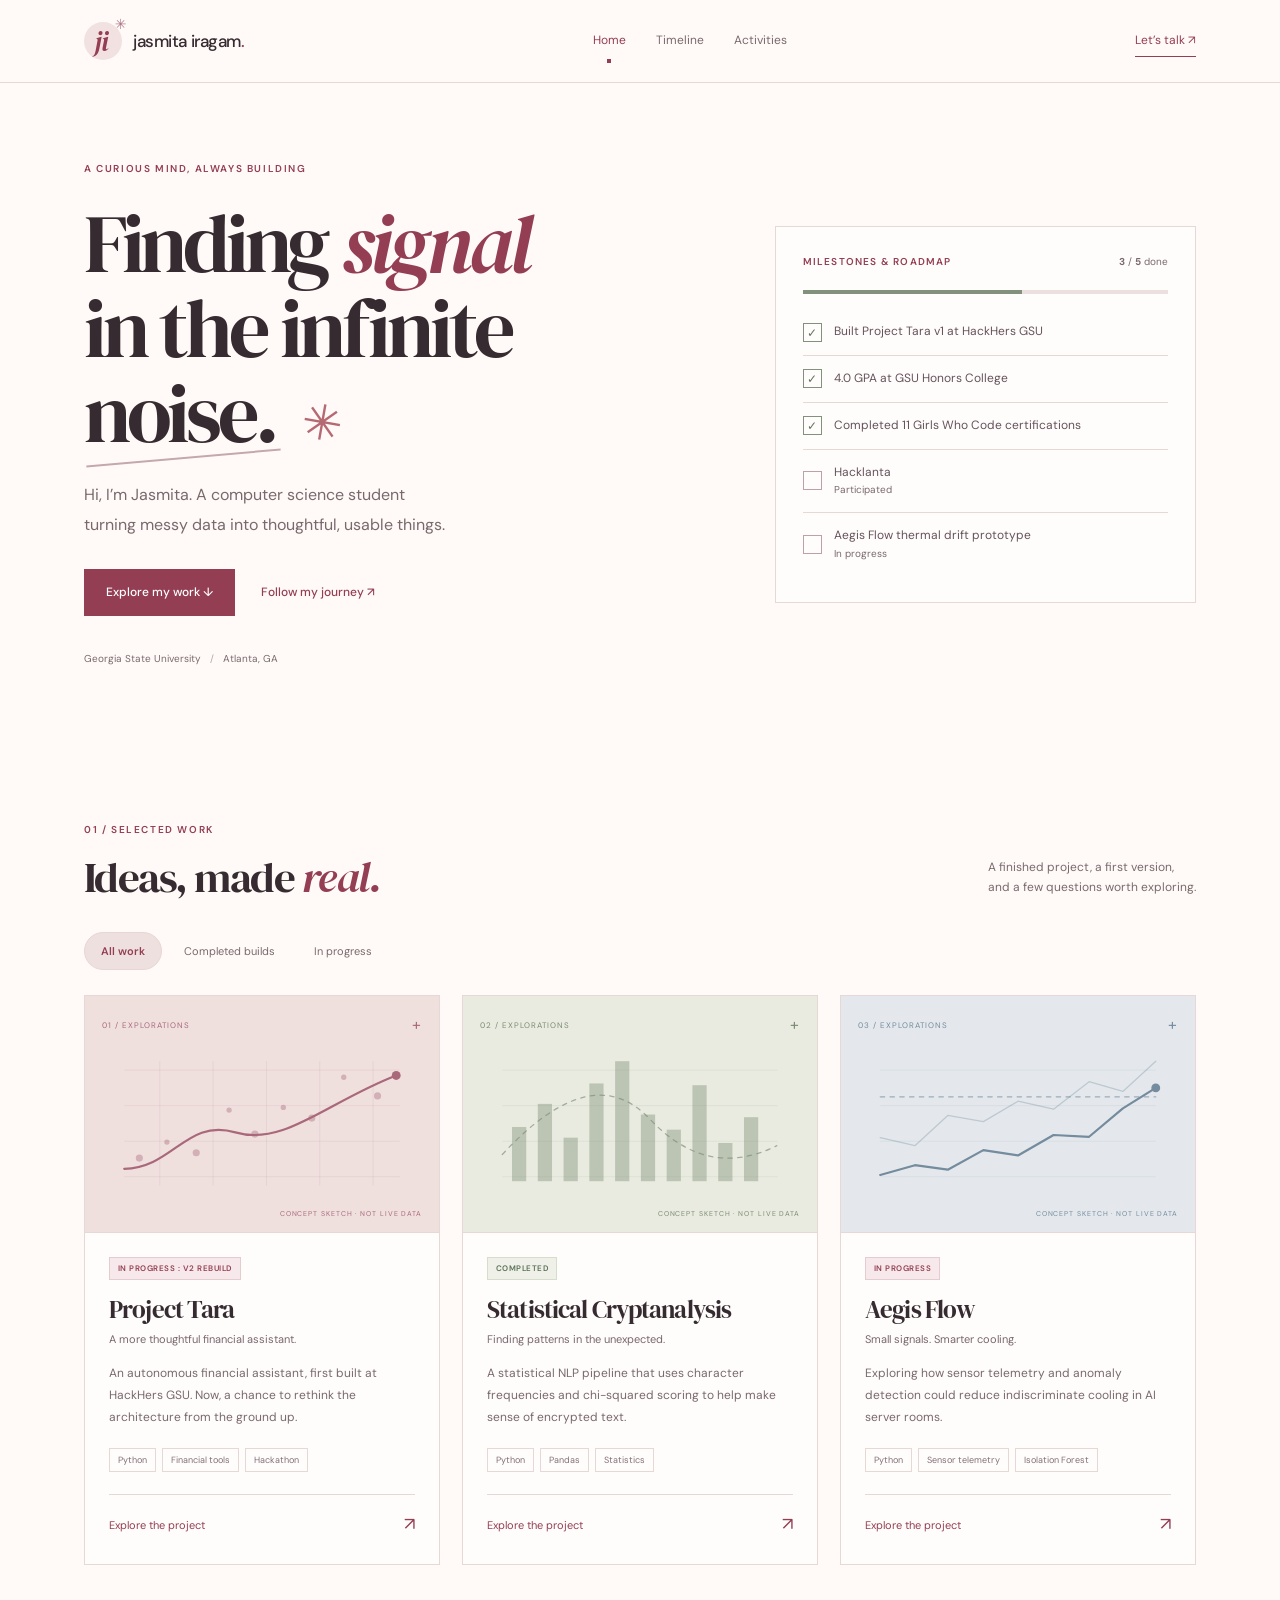
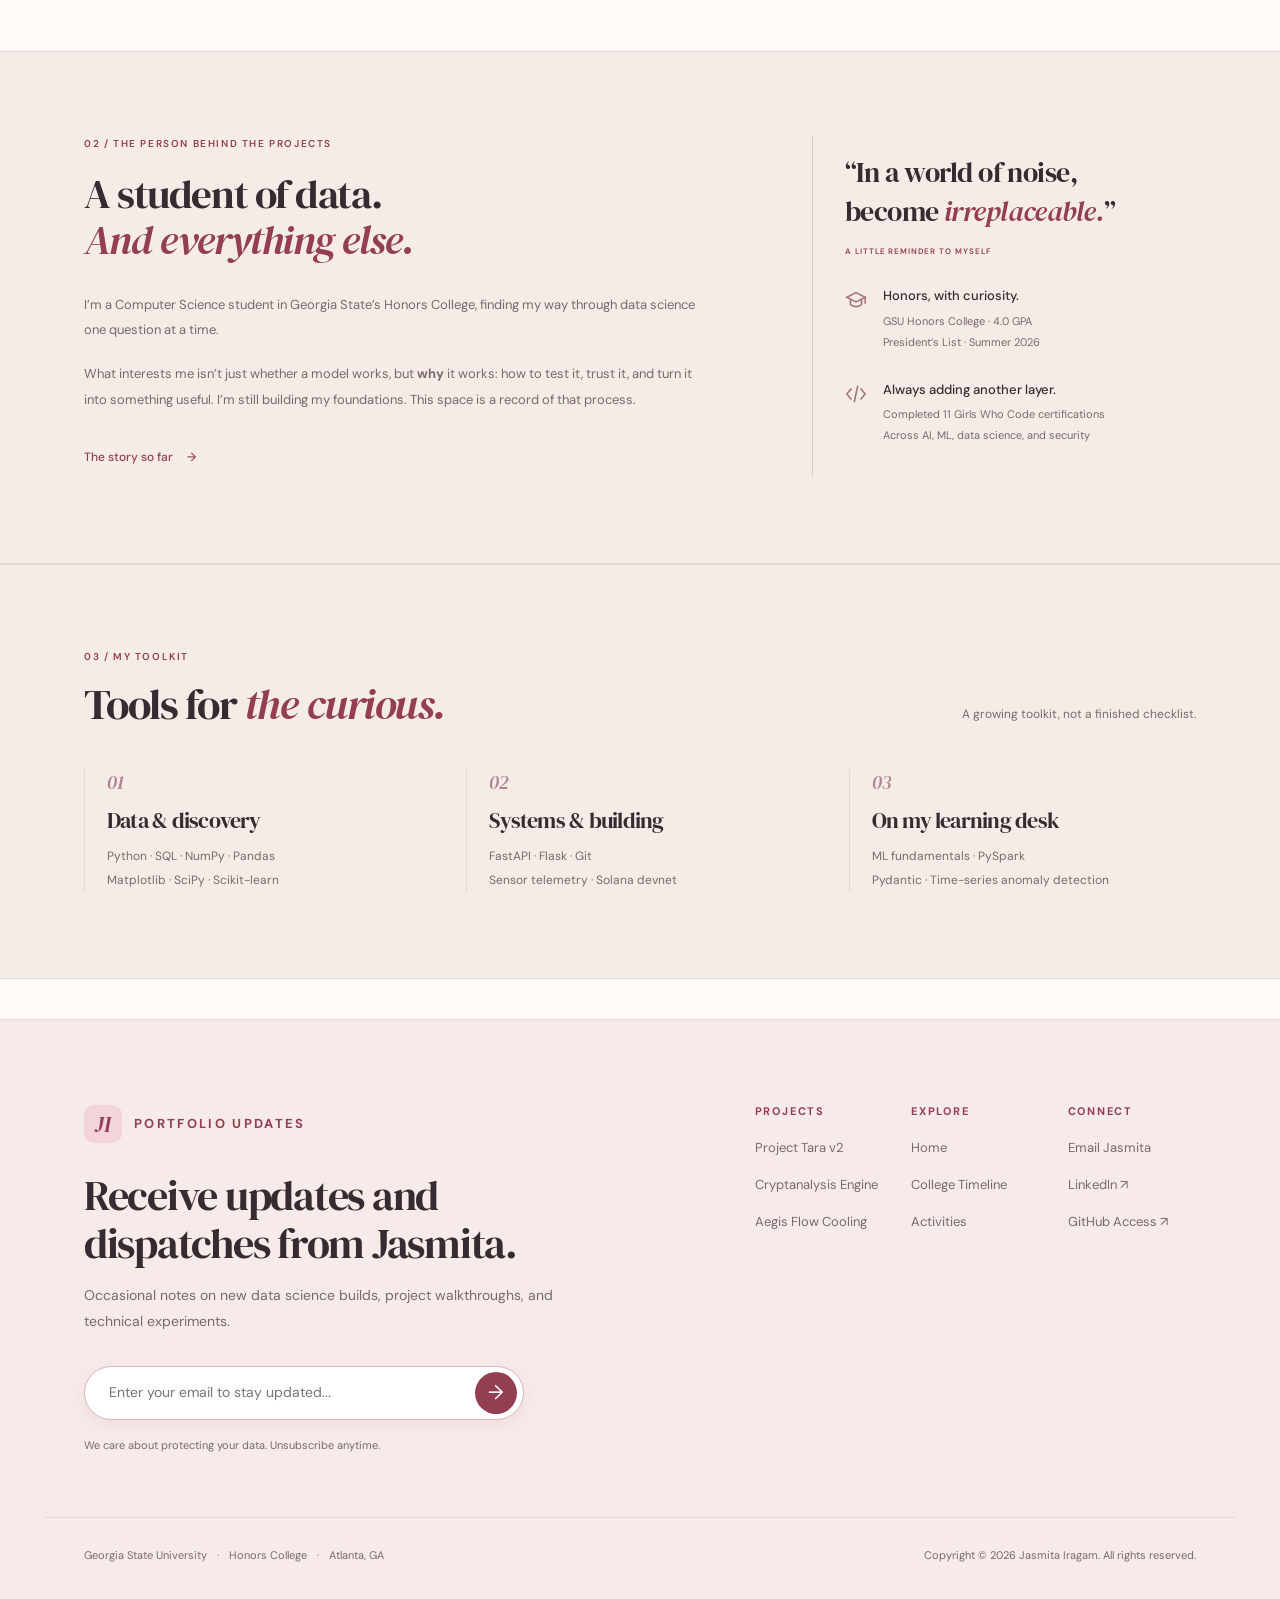
<file: index.html>
<!DOCTYPE html>
<html lang="en">
<head>
  <meta charset="utf-8">
  <meta name="viewport" content="width=device-width, initial-scale=1">
  <title>Jasmita Iragam | Data Science Portfolio</title>
  <meta name="description" content="Jasmita Iragam: Georgia State Honors College computer science student exploring data science, thoughtful tools, and the patterns behind them.">
  <meta name="theme-color" content="#fffaf7">
  <link rel="icon" href="data:image/svg+xml,%3Csvg xmlns='http://www.w3.org/2000/svg' viewBox='0 0 100 100'%3E%3Crect width='100' height='100' fill='%23fde8ec'/%3E%3Ctext x='50' y='68' font-size='52' font-family='serif' text-anchor='middle' fill='%23943e54'%3EJI%3C/text%3E%3C/svg%3E">
  <link rel="preconnect" href="https://fonts.googleapis.com">
  <link rel="preconnect" href="https://fonts.gstatic.com" crossorigin>
  <link href="https://fonts.googleapis.com/css2?family=DM+Sans:ital,wght@0,400;0,500;0,600;0,700;1,400&family=DM+Serif+Display:ital@0;1&display=swap" rel="stylesheet">
  <link rel="stylesheet" href="style.css?v=8">
  <script src="script.js?v=6" defer></script>
</head>
<body id="top">
  <a class="skip-link" href="#main">Skip to main content</a>
  
  <!-- Navigation -->
  <nav class="site-nav" aria-label="Main navigation">
    <div class="wrap nav-wrap">
      <a class="brand" href="index.html" aria-label="Jasmita Iragam home">
        <span class="brand-mark" aria-hidden="true">ji<span class="brand-star">✳</span></span>
        <span>jasmita iragam<span class="brand-dot">.</span></span>
      </a>
      <button class="nav-toggle" type="button" aria-expanded="false" aria-controls="nav-links" hidden>Menu ☰</button>
      <ul class="nav-links" id="nav-links">
        <li><a href="index.html" aria-current="page">Home</a></li>
        <li><a href="portfolio.html">Timeline</a></li>
        <li><a href="tools.html">Activities</a></li>
      </ul>
      <a class="nav-contact" href="mailto:jasmita.i1109@gmail.com" data-contact="connect">Let’s talk ↗</a>
    </div>
    <div class="progress" id="progress" aria-hidden="true"></div>
  </nav>

  <main id="main" tabindex="-1">
    <!-- Hero Section -->
    <header class="hero wrap">
      <div class="hero-copy">
        <span class="eyebrow">A curious mind, always building</span>
        <h1>Finding <em>signal</em><br>in the infinite<br><span class="noise-word">noise.</span><span class="hero-star" aria-hidden="true">✳</span></h1>
        <p class="lead">Hi, I’m Jasmita. A computer science student turning messy data into thoughtful, usable things.</p>
        <div class="cta">
          <a class="btn fill" href="#projects">Explore my work ↓</a>
          <a class="text-link" href="portfolio.html">Follow my journey ↗</a>
        </div>
        <p class="location">Georgia State University <span>/</span> Atlanta, GA</p>
      </div>

      <!-- Roadmap Checklist Card -->
      <aside class="check-card" aria-labelledby="roadmap-title">
        <div class="card-heading">
          <h2 id="roadmap-title">Milestones &amp; roadmap</h2>
          <span class="counter"><b id="done">3</b> / <b id="total">5</b> done</span>
        </div>
        <div class="meter" role="progressbar" aria-label="Milestones completed" aria-valuemin="0" aria-valuemax="5" aria-valuenow="3">
          <span id="meter-fill"></span>
        </div>
        <ul class="checklist" id="checklist">
          <li class="done"><span class="box" aria-hidden="true">✓</span><span>Built Project Tara v1 at HackHers GSU</span></li>
          <li class="done"><span class="box" aria-hidden="true">✓</span><span>4.0 GPA at GSU Honors College</span></li>
          <li class="done"><span class="box" aria-hidden="true">✓</span><span>Completed 11 Girls Who Code certifications</span></li>
          <li><span class="box" aria-hidden="true"></span><span>Hacklanta <small>Participated</small></span></li>
          <li><span class="box" aria-hidden="true"></span><span>Aegis Flow thermal drift prototype <small>In progress</small></span></li>
        </ul>
      </aside>
    </header>

    <!-- Selected Projects Section -->
    <section class="section wrap" id="projects" aria-labelledby="projects-title">
      <div class="section-heading">
        <div>
          <span class="sec-num">01 / Selected work</span>
          <h2 id="projects-title">Ideas, made <em>real.</em></h2>
        </div>
        <p>A finished project, a first version,<br>and a few questions worth exploring.</p>
      </div>

      <div class="project-toolbar">
        <div class="filters" role="group" aria-label="Filter projects">
          <button type="button" class="on" data-filter="all" aria-pressed="true">All work</button>
          <button type="button" data-filter="done" aria-pressed="false">Completed builds</button>
          <button type="button" data-filter="wip" aria-pressed="false">In progress</button>
        </div>
      </div>

      <div class="proj-grid">
        <!-- 1. Tara (In Progress) -->
        <article class="proj" data-status="wip">
          <div class="project-art art-tara">
            <div class="art-top"><span>01 / Explorations</span><span aria-hidden="true">+</span></div>
            <svg viewBox="0 0 360 190" role="img" aria-label="Illustrative signal emerging from scattered data">
              <path class="chart-grid" d="M25 35H335M25 75H335M25 115H335M25 155H335M65 25V165M125 25V165M185 25V165M245 25V165M305 25V165"/>
              <g class="chart-dots"><circle cx="42" cy="134" r="4"/><circle cx="73" cy="116" r="3"/><circle cx="106" cy="128" r="4"/><circle cx="143" cy="80" r="3"/><circle cx="172" cy="107" r="4"/><circle cx="204" cy="77" r="3"/><circle cx="236" cy="89" r="4"/><circle cx="272" cy="43" r="3"/><circle cx="310" cy="64" r="4"/></g>
              <path class="chart-line" d="M25 146C80 145 95 89 150 105S253 71 331 41"/><circle cx="331" cy="41" r="5" fill="currentColor"/>
            </svg>
            <span class="art-caption">Concept sketch · Not live data</span>
          </div>
          <div class="project-body">
            <span class="status">In progress : v2 Rebuild</span>
            <h3>Project Tara</h3>
            <p class="project-subtitle">A more thoughtful financial assistant.</p>
            <p>An autonomous financial assistant, first built at HackHers GSU. Now, a chance to rethink the architecture from the ground up.</p>
            <ul class="tags"><li>Python</li><li>Financial tools</li><li>Hackathon</li></ul>
            <details class="project-details">
              <summary>Explore the project <span aria-hidden="true">↗</span></summary>
              <div>
                <p>Version 1 was built at HackHers GSU. The planned v2 rebuild explores a modular FastAPI and Pydantic architecture, LLM failover, voice synthesis, and Solana devnet DCA.</p>
                <a class="text-link js-open-code-modal" href="#" data-project="Project Tara v2">Request a walkthrough ↗</a>
              </div>
            </details>
          </div>
        </article>

        <!-- 2. Cryptanalysis (Completed) -->
        <article class="proj" data-status="done">
          <div class="project-art art-crypto">
            <div class="art-top"><span>02 / Explorations</span><span aria-hidden="true">+</span></div>
            <svg viewBox="0 0 360 190" role="img" aria-label="Illustrative character-frequency bars">
              <path class="chart-grid" d="M25 35H335M25 75H335M25 115H335M25 155H335"/>
              <g class="chart-bars"><rect x="36" y="99" width="16" height="61"/><rect x="65" y="73" width="16" height="87"/><rect x="94" y="111" width="16" height="49"/><rect x="123" y="50" width="16" height="110"/><rect x="152" y="25" width="16" height="135"/><rect x="181" y="85" width="16" height="75"/><rect x="210" y="102" width="16" height="58"/><rect x="239" y="52" width="16" height="108"/><rect x="268" y="117" width="16" height="43"/><rect x="297" y="88" width="16" height="72"/></g>
              <path class="chart-line dashed" d="M25 130Q126 21 191 90T334 120"/>
            </svg>
            <span class="art-caption">Concept sketch · Not live data</span>
          </div>
          <div class="project-body">
            <span class="status complete">Completed</span>
            <h3>Statistical Cryptanalysis</h3>
            <p class="project-subtitle">Finding patterns in the unexpected.</p>
            <p>A statistical NLP pipeline that uses character frequencies and chi-squared scoring to help make sense of encrypted text.</p>
            <ul class="tags"><li>Python</li><li>Pandas</li><li>Statistics</li></ul>
            <details class="project-details">
              <summary>Explore the project <span aria-hidden="true">↗</span></summary>
              <div>
                <p>Completed as a Girls Who Code project. Includes single-pass O(N) frequency analysis across 95 ASCII characters, vectorized Pandas operations, and chi-squared goodness-of-fit scoring against standard corpora.</p>
                <a class="text-link js-open-code-modal" href="#" data-project="Statistical Cryptanalysis">Request a walkthrough ↗</a>
              </div>
            </details>
          </div>
        </article>

        <!-- 3. Aegis Flow (In Progress) -->
        <article class="proj" data-status="wip">
          <div class="project-art art-aegis">
            <div class="art-top"><span>03 / Explorations</span><span aria-hidden="true">+</span></div>
            <svg viewBox="0 0 360 190" role="img" aria-label="Illustrative temperature telemetry and threshold">
              <path class="chart-grid" d="M25 35H335M25 75H335M25 115H335M25 155H335"/>
              <path class="chart-line dashed" d="M25 65H335"/><path class="chart-line faint" d="M25 111L64 120L101 86L141 93L180 70L220 79L260 48L298 59L335 25"/>
              <path class="chart-line" d="M25 153L64 142L101 147L141 125L180 131L220 108L260 110L298 78L335 55"/><circle cx="335" cy="55" r="5" fill="currentColor"/>
            </svg>
            <span class="art-caption">Concept sketch · Not live data</span>
          </div>
          <div class="project-body">
            <span class="status">In progress</span>
            <h3>Aegis Flow</h3>
            <p class="project-subtitle">Small signals. Smarter cooling.</p>
            <p>Exploring how sensor telemetry and anomaly detection could reduce indiscriminate cooling in AI server rooms.</p>
            <ul class="tags"><li>Python</li><li>Sensor telemetry</li><li>Isolation Forest</li></ul>
            <details class="project-details">
              <summary>Explore the project <span aria-hidden="true">↗</span></summary>
              <div>
                <p>An in-progress prototype exploring microcontroller telemetry, thermal drift detection, and virtual Kubernetes workload migration.</p>
                <a class="text-link js-open-code-modal" href="#" data-project="Aegis Flow">Request a walkthrough ↗</a>
              </div>
            </details>
          </div>
        </article>
      </div>
    </section>

    <!-- About Section -->
    <section class="chapter-band chapter-muted" id="about" aria-labelledby="about-title">
      <div class="section wrap about">
        <div class="about-copy">
          <span class="sec-num">02 / The person behind the projects</span>
          <h2 id="about-title">A student of data.<br><em>And everything else.</em></h2>
          <p>I’m a Computer Science student in Georgia State’s Honors College, finding my way through data science one question at a time.</p>
          <p>What interests me isn’t just whether a model works, but <strong>why</strong> it works: how to test it, trust it, and turn it into something useful. I’m still building my foundations. This space is a record of that process.</p>
          <a class="text-link" href="portfolio.html">The story so far <span aria-hidden="true">→</span></a>
        </div>
        <aside class="about-aside" aria-label="Education and certifications">
          <blockquote>“In a world of noise,<br>become <em>irreplaceable.</em>”</blockquote>
          <span class="eyebrow">A little reminder to myself</span>
          <div class="credential">
            <svg viewBox="0 0 24 24" fill="none" stroke="currentColor" stroke-width="1.7" aria-hidden="true"><path d="m2 9 10-5 10 5-10 5L2 9Z"/><path d="M6 11v6c4 3 8 3 12 0v-6M22 9v7"/></svg>
            <div><h3>Honors, with curiosity.</h3><p>GSU Honors College · 4.0 GPA<br>President’s List · Summer 2026</p></div>
          </div>
          <div class="credential">
            <svg viewBox="0 0 24 24" fill="none" stroke="currentColor" stroke-width="1.7" aria-hidden="true"><path d="m7 6-5 6 5 6m10-12 5 6-5 6m-3-15-4 18"/></svg>
            <div><h3>Always adding another layer.</h3><p>Completed 11 Girls Who Code certifications<br>Across AI, ML, data science, and security</p></div>
          </div>
        </aside>
      </div>
    </section>

    <!-- Toolkit Section (Renumbered to 03) -->
    <section class="chapter-band chapter-muted" id="skills" aria-labelledby="skills-title">
      <div class="section wrap">
        <div class="section-heading">
          <div><span class="sec-num">03 / My toolkit</span><h2 id="skills-title">Tools for <em>the curious.</em></h2></div>
          <p>A growing toolkit, not a finished checklist.</p>
        </div>
        <div class="toolkit-grid">
          <article><span class="tool-number">01</span><h3>Data &amp; discovery</h3><p>Python · SQL · NumPy · Pandas<br>Matplotlib · SciPy · Scikit-learn</p></article>
          <article><span class="tool-number">02</span><h3>Systems &amp; building</h3><p>FastAPI · Flask · Git<br>Sensor telemetry · Solana devnet</p></article>
          <article><span class="tool-number">03</span><h3>On my learning desk</h3><p>ML fundamentals · PySpark<br>Pydantic · Time-series anomaly detection</p></article>
        </div>
      </div>
    </section>
  </main>

  <!-- Cleaned Footer -->
  <footer class="tavy-footer">
    <div class="wrap tavy-grid">
      <div class="tavy-subscribe-col">
        <a class="tavy-brand" href="index.html">
          <span class="tavy-mark">JI</span>
          <span class="tavy-title">PORTFOLIO UPDATES</span>
        </a>
        <h2 class="tavy-heading">Receive updates and dispatches from Jasmita.</h2>
        <p class="tavy-sub">Occasional notes on new data science builds, project walkthroughs, and technical experiments.</p>
        <form class="tavy-form" action="mailto:jasmita.i1109@gmail.com" method="get">
          <input type="hidden" name="subject" value="Newsletter Subscription - Portfolio Updates">
          <div class="tavy-input-wrap">
            <input type="email" placeholder="Enter your email to stay updated..." required aria-label="Email address for updates">
            <button class="tavy-submit-btn" type="submit" aria-label="Subscribe to updates">
              <span aria-hidden="true">→</span>
            </button>
          </div>
        </form>
        <small class="tavy-disclaimer">We care about protecting your data. Unsubscribe anytime.</small>
      </div>

      <div class="tavy-nav-cols">
        <div class="tavy-col">
          <h3>PROJECTS</h3>
          <ul>
            <li><a href="#projects">Project Tara v2</a></li>
            <li><a href="#projects">Cryptanalysis Engine</a></li>
            <li><a href="#projects">Aegis Flow Cooling</a></li>
          </ul>
        </div>
        <div class="tavy-col">
          <h3>EXPLORE</h3>
          <ul>
            <li><a href="index.html">Home</a></li>
            <li><a href="portfolio.html">College Timeline</a></li>
            <li><a href="tools.html">Activities</a></li>
          </ul>
        </div>
        <div class="tavy-col">
          <h3>CONNECT</h3>
          <ul>
            <li><a href="mailto:jasmita.i1109@gmail.com">Email Jasmita</a></li>
            <li><a href="https://www.linkedin.com/in/jasmita-i-4946a0419/" target="_blank" rel="noopener noreferrer">LinkedIn ↗</a></li>
            <li><button class="tavy-link-btn js-open-code-modal" type="button">GitHub Access ↗</button></li>
          </ul>
        </div>
      </div>
    </div>

    <div class="wrap tavy-bottom-bar">
      <div class="tavy-legal-links">
        <span>Georgia State University</span>
        <span aria-hidden="true">·</span>
        <span>Honors College</span>
        <span aria-hidden="true">·</span>
        <span>Atlanta, GA</span>
      </div>
      <div class="tavy-copyright">Copyright © 2026 Jasmita Iragam. All rights reserved.</div>
    </div>
  </footer>

  <!-- Code Access Modal -->
  <div class="modal-overlay" id="codeModal" aria-hidden="true">
    <div class="modal-box" role="dialog" aria-modal="true" aria-labelledby="modalTitle">
      <button class="modal-close" id="modalClose" aria-label="Close dialog">&times;</button>
      <span class="modal-kicker">DIRECT ACCESS</span>
      <h3 id="modalTitle">Looking for a Project Demo?</h3>
      <p class="modal-desc">I would love to share my work with you! To explore an interactive staging demo or review a guided walkthrough of the architecture, send me a quick email and I will gladly share access.</p>
      <div class="modal-actions">
        <a class="btn fill" id="modalEmailBtn" href="mailto:jasmita.i1109@gmail.com?subject=Project%20Demo%20Request">Email Me ↗</a>
        <button class="btn line" id="modalCancelBtn" type="button">Close</button>
      </div>
    </div>
  </div>
</body>
</html>
</file>
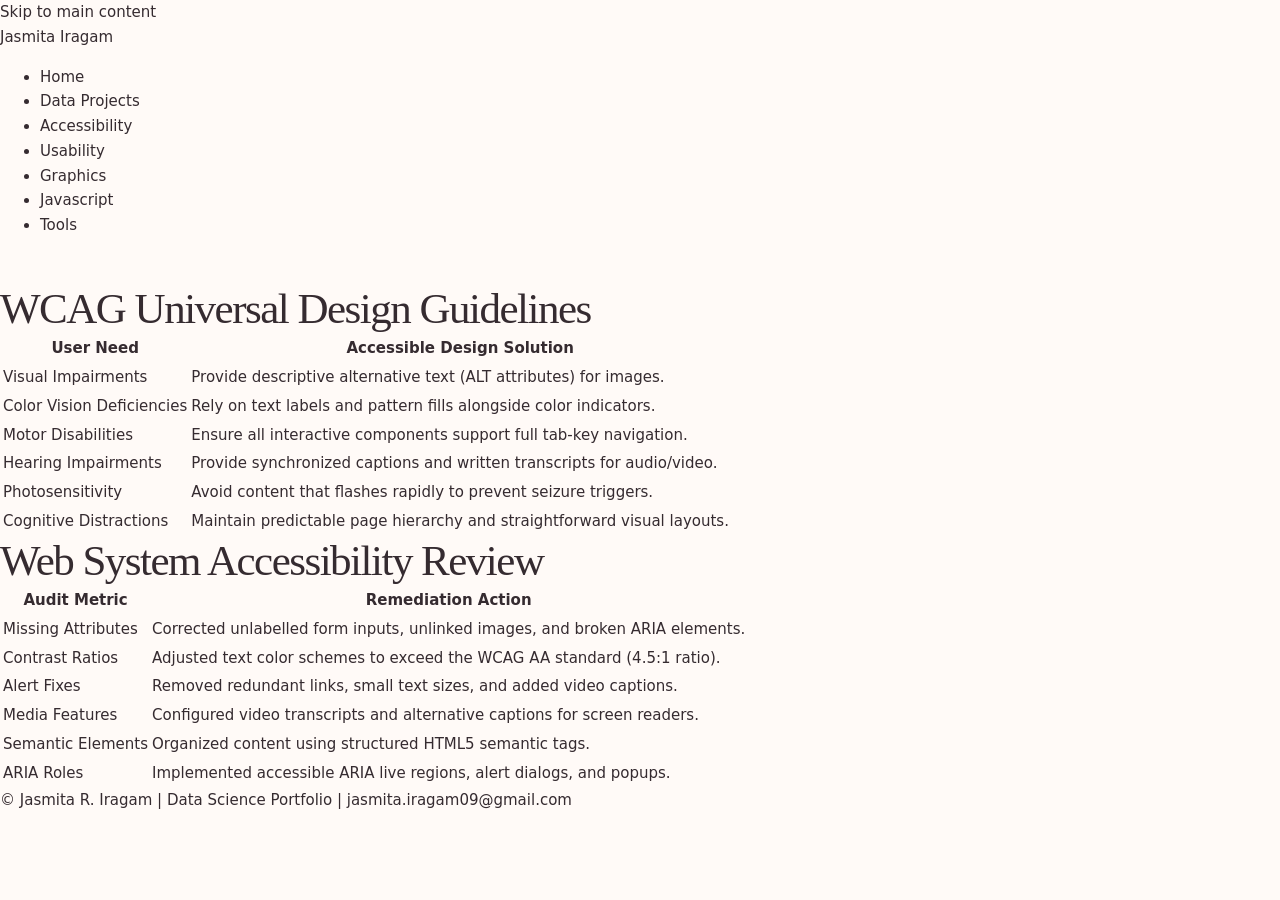
<file: accessibility.html>
<!DOCTYPE html>
<html lang="en">
<head>
  <meta charset="utf-8">
  <meta name="viewport" content="width=device-width, initial-scale=1">
  <title>Accessibility | Jasmita Iragam</title>
  <link rel="stylesheet" href="style.css">
  <script src="script.js" defer></script>
</head>
<body>

  <div id="skipnav">
    <a href="#main">Skip to main content</a>
  </div>

  <header class="site-header">
    <div class="container nav-wrapper">
      <a href="index.html" class="logo">Jasmita <span>Iragam</span></a>
      <nav>
        <ul>
          <li><a href="index.html">Home</a></li>
          <li><a href="portfolio.html">Data Projects</a></li>
          <li><a href="accessibility.html" class="active">Accessibility</a></li>
          <li><a href="usability.html">Usability</a></li>
          <li><a href="graphics.html">Graphics</a></li>
          <li><a href="javascript.html">Javascript</a></li>
          <li><a href="tools.html">Tools</a></li>
        </ul>
      </nav>
    </div>
  </header>

  <main id="main" class="container" style="padding-top: 2rem;">

    <section class="card">
      <h2>WCAG Universal Design Guidelines</h2>
      <div class="table-wrapper">
        <table>
          <thead>
            <tr>
              <th scope="col">User Need</th>
              <th scope="col">Accessible Design Solution</th>
            </tr>
          </thead>
          <tbody>
            <tr>
              <td>Visual Impairments</td>
              <td>Provide descriptive alternative text (ALT attributes) for images.</td>
            </tr> 
            <tr>
              <td>Color Vision Deficiencies</td>
              <td>Rely on text labels and pattern fills alongside color indicators.</td>
            </tr>
            <tr>
              <td>Motor Disabilities</td>
              <td>Ensure all interactive components support full tab-key navigation.</td>
            </tr>
            <tr>
              <td>Hearing Impairments</td>
              <td>Provide synchronized captions and written transcripts for audio/video.</td>
            </tr>
            <tr>
              <td>Photosensitivity</td>
              <td>Avoid content that flashes rapidly to prevent seizure triggers.</td>
            </tr>
            <tr>
              <td>Cognitive Distractions</td>
              <td>Maintain predictable page hierarchy and straightforward visual layouts.</td>
            </tr>
          </tbody>
        </table>
      </div>
    </section>

    <section class="card">
      <h2>Web System Accessibility Review</h2>
      <div class="table-wrapper">
        <table>
          <thead>
            <tr>
              <th scope="col">Audit Metric</th>
              <th scope="col">Remediation Action</th>
            </tr>
          </thead>
          <tbody>
            <tr>
              <td>Missing Attributes</td>
              <td>Corrected unlabelled form inputs, unlinked images, and broken ARIA elements.</td>
            </tr> 
            <tr>
              <td>Contrast Ratios</td>
              <td>Adjusted text color schemes to exceed the WCAG AA standard (4.5:1 ratio).</td>
            </tr>
            <tr>
              <td>Alert Fixes</td>
              <td>Removed redundant links, small text sizes, and added video captions.</td>
            </tr>
            <tr>
              <td>Media Features</td>
              <td>Configured video transcripts and alternative captions for screen readers.</td>
            </tr>
            <tr>
              <td>Semantic Elements</td>
              <td>Organized content using structured HTML5 semantic tags.</td>
            </tr>
            <tr>
              <td>ARIA Roles</td>
              <td>Implemented accessible ARIA live regions, alert dialogs, and popups.</td>
            </tr>
          </tbody>
        </table>
      </div>
    </section>

  </main>

  <footer>
    <div class="container">
      <p>&copy; Jasmita R. Iragam | Data Science Portfolio | <a href="mailto:jasmita.iragam09@gmail.com">jasmita.iragam09@gmail.com</a></p>
    </div>
  </footer>

</body>
</html>
</file>
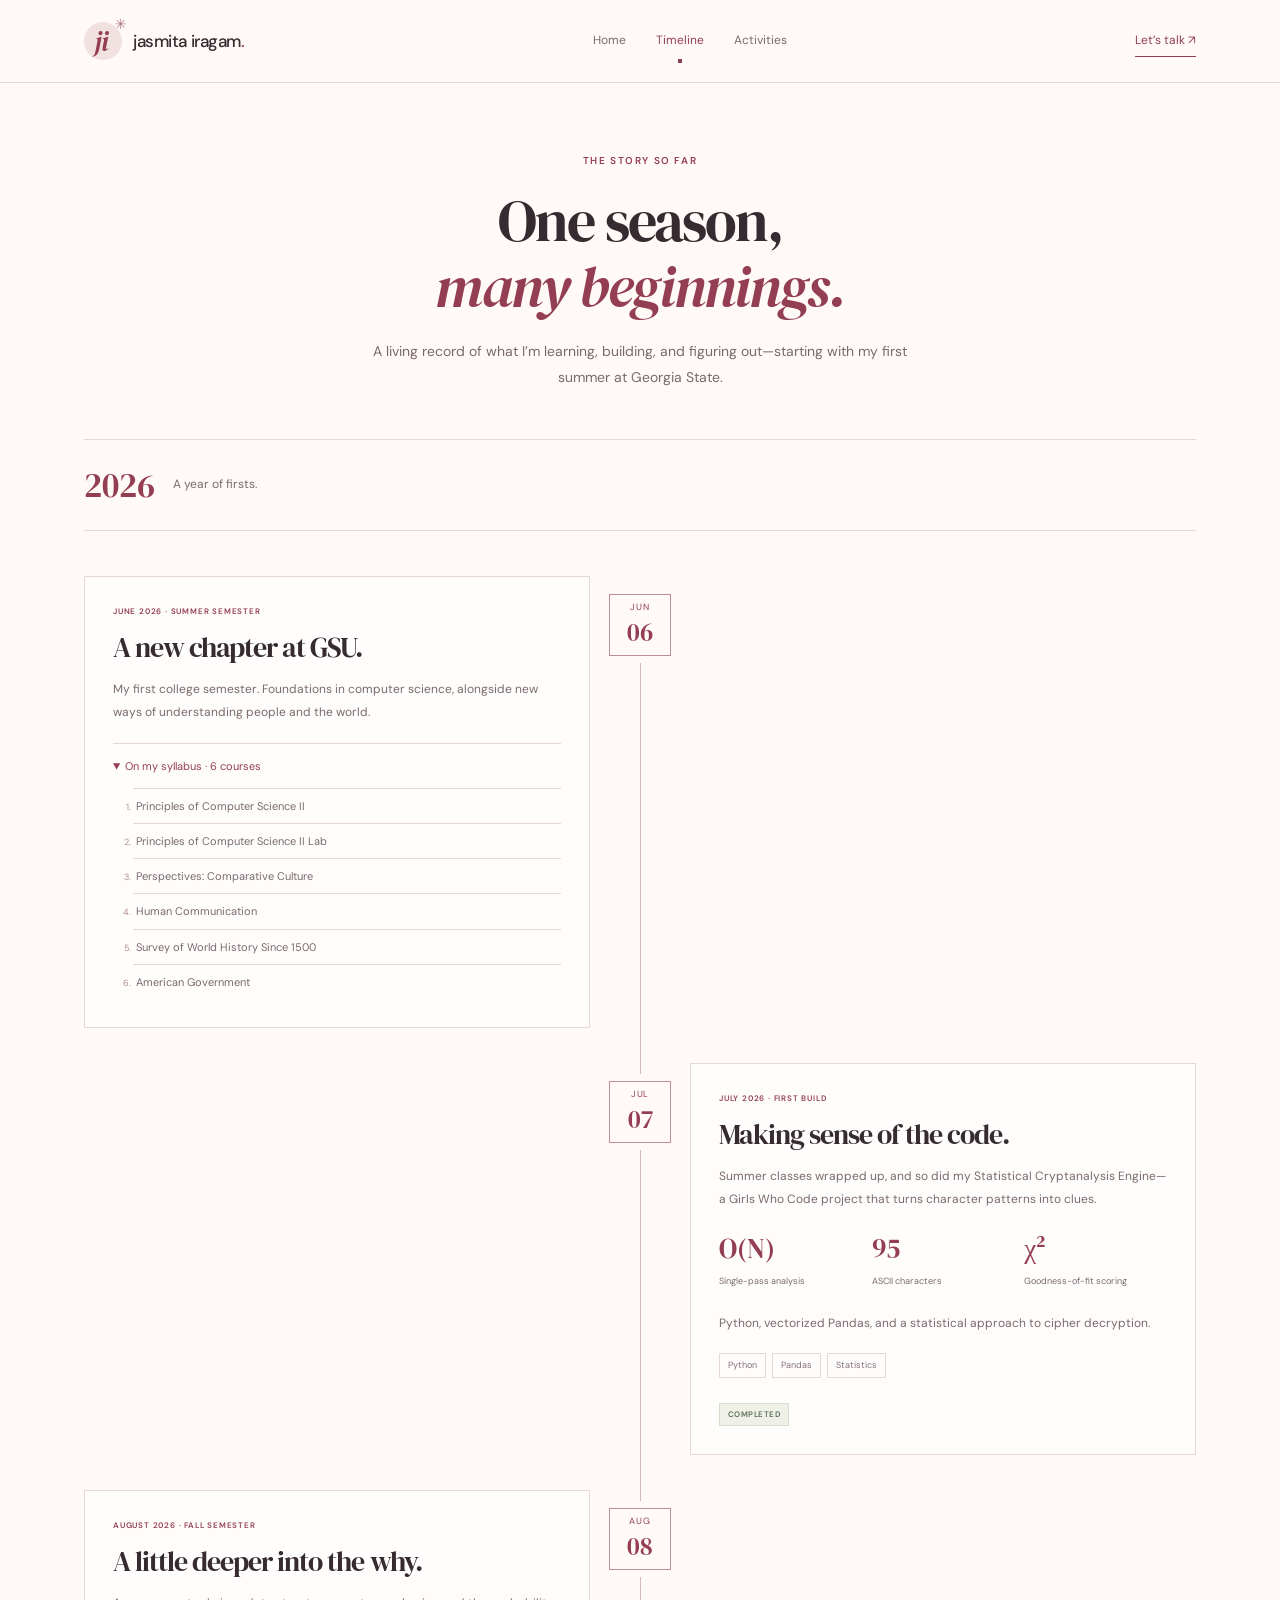
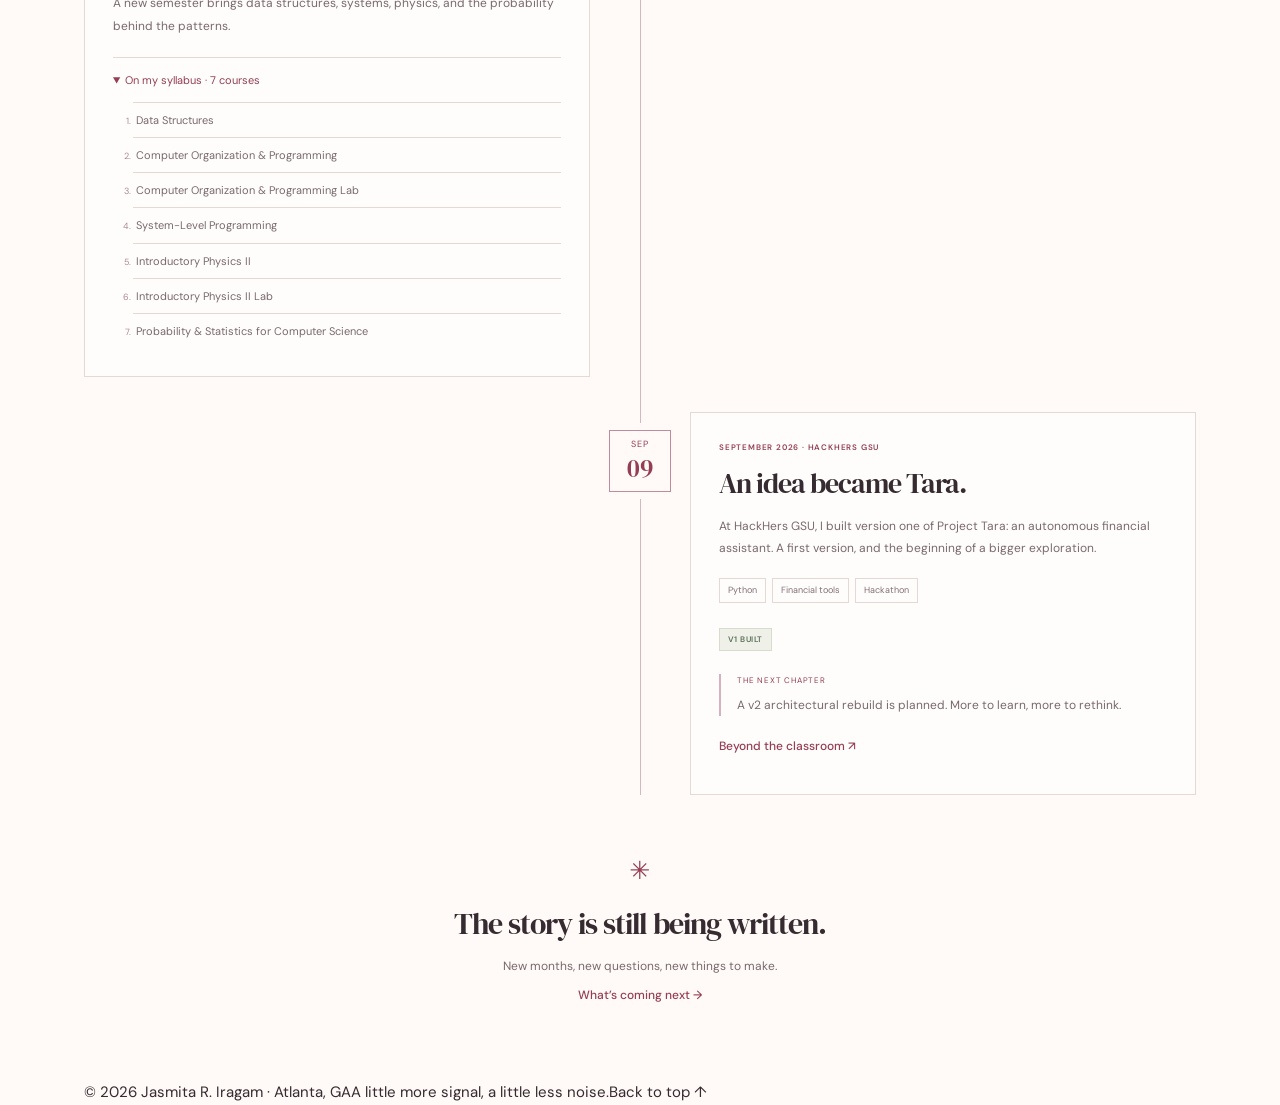
<file: portfolio.html>
<!DOCTYPE html>
<html lang="en">
<head>
  <meta charset="utf-8">
  <meta name="viewport" content="width=device-width, initial-scale=1">
  <title>Timeline | Jasmita Iragam</title>
  <meta name="description" content="Jasmita’s college journey: summer coursework, Statistical Cryptanalysis, fall classes, and Project Tara at HackHers GSU.">
  <meta name="theme-color" content="#fff6f7">
  <link rel="icon" href="data:image/svg+xml,%3Csvg xmlns='http://www.w3.org/2000/svg' viewBox='0 0 100 100'%3E%3Crect width='100' height='100' fill='%23fde8ec'/%3E%3Ctext x='50' y='68' font-size='52' font-family='serif' font-weight='bold' text-anchor='middle' fill='%23b8435d'%3EJI%3C/text%3E%3C/svg%3E">
  <link rel="preconnect" href="https://fonts.googleapis.com">
  <link rel="preconnect" href="https://fonts.gstatic.com" crossorigin>
  <link href="https://fonts.googleapis.com/css2?family=DM+Sans:wght@400;500;600;700&family=DM+Serif+Display:ital@0;1&display=swap" rel="stylesheet">
  <link rel="stylesheet" href="style.css?v=5">
  <script src="script.js?v=4" defer></script>
</head>
<body id="top">
  <a class="skip-link" href="#main">Skip to main content</a>
  <nav class="site-nav" aria-label="Main navigation">
    <div class="wrap nav-wrap">
      <a class="brand" href="index.html" aria-label="Jasmita Iragam home"><span class="brand-mark" aria-hidden="true">ji<span class="brand-star">✳</span></span><span>jasmita iragam<span class="brand-dot">.</span></span></a>
      <button class="nav-toggle" type="button" aria-expanded="false" aria-controls="nav-links" hidden>Menu <span aria-hidden="true">☰</span></button>
      <ul class="nav-links" id="nav-links">
        <li><a href="index.html">Home</a></li>
        <li><a href="portfolio.html" aria-current="page">Timeline</a></li>
        <li><a href="tools.html">Activities</a></li>
      </ul>
      <a class="nav-contact" href="mailto:jasmita.i1109@gmail.com" data-contact="connect">Let’s talk ↗</a>
    </div>
    <div class="progress" id="progress" aria-hidden="true"></div>
  </nav>
  <main id="main" tabindex="-1">
    <header class="page-head wrap">
      <span class="eyebrow">The story so far</span>
      <h1>One season,<br><em>many beginnings.</em></h1>
      <p>A living record of what I’m learning, building, and figuring out—starting with my first summer at Georgia State.</p>
    </header>
    <div class="wrap">
      <div class="year-heading"><strong>2026</strong><span>A year of firsts.</span></div>
      <ol class="timeline" aria-label="College timeline">
        <li class="timeline-event">
          <div class="month-marker" aria-hidden="true"><span>JUN</span><strong>06</strong></div>
          <article class="timeline-card">
            <span class="eyebrow"><time datetime="2026-06">June 2026</time> · Summer semester</span>
            <h2>A new chapter at GSU.</h2>
            <p>My first college semester. Foundations in computer science, alongside new ways of understanding people and the world.</p>
            <details class="course-details" open>
              <summary>On my syllabus · 6 courses</summary>
              <ol class="courses">
                <li>Principles of Computer Science II</li>
                <li>Principles of Computer Science II Lab</li>
                <li>Perspectives: Comparative Culture</li>
                <li>Human Communication</li>
                <li>Survey of World History Since 1500</li>
                <li>American Government</li>
              </ol>
            </details>
          </article>
        </li>
        <li class="timeline-event">
          <div class="month-marker" aria-hidden="true"><span>JUL</span><strong>07</strong></div>
          <article class="timeline-card">
            <span class="eyebrow"><time datetime="2026-07">July 2026</time> · First build</span>
            <h2>Making sense of the code.</h2>
            <p>Summer classes wrapped up, and so did my Statistical Cryptanalysis Engine—a Girls Who Code project that turns character patterns into clues.</p>
            <div class="mini-metrics"><div><strong>O(N)</strong><span>Single-pass analysis</span></div><div><strong>95</strong><span>ASCII characters</span></div><div><strong>χ²</strong><span>Goodness-of-fit scoring</span></div></div>
            <p>Python, vectorized Pandas, and a statistical approach to cipher decryption.</p>
            <ul class="tags"><li>Python</li><li>Pandas</li><li>Statistics</li></ul>
            <span class="status complete">Completed</span>
          </article>
        </li>
        <li class="timeline-event">
          <div class="month-marker" aria-hidden="true"><span>AUG</span><strong>08</strong></div>
          <article class="timeline-card">
            <span class="eyebrow"><time datetime="2026-08">August 2026</time> · Fall semester</span>
            <h2>A little deeper into the why.</h2>
            <p>A new semester brings data structures, systems, physics, and the probability behind the patterns.</p>
            <details class="course-details" open>
              <summary>On my syllabus · 7 courses</summary>
              <ol class="courses">
                <li>Data Structures</li>
                <li>Computer Organization &amp; Programming</li>
                <li>Computer Organization &amp; Programming Lab</li>
                <li>System-Level Programming</li>
                <li>Introductory Physics II</li>
                <li>Introductory Physics II Lab</li>
                <li>Probability &amp; Statistics for Computer Science</li>
              </ol>
            </details>
          </article>
        </li>
        <li class="timeline-event">
          <div class="month-marker" aria-hidden="true"><span>SEP</span><strong>09</strong></div>
          <article class="timeline-card">
            <span class="eyebrow"><time datetime="2026-09">September 2026</time> · HackHers GSU</span>
            <h2>An idea became Tara.</h2>
            <p>At HackHers GSU, I built version one of Project Tara: an autonomous financial assistant. A first version, and the beginning of a bigger exploration.</p>
            <ul class="tags"><li>Python</li><li>Financial tools</li><li>Hackathon</li></ul>
            <span class="status complete">V1 built</span>
            <div class="next-note"><span>The next chapter</span><p>A v2 architectural rebuild is planned. More to learn, more to rethink.</p></div>
            <a class="text-link" href="tools.html">Beyond the classroom ↗</a>
          </article>
        </li>
      </ol>
      <div class="timeline-ending"><span aria-hidden="true">✳</span><h2>The story is still being written.</h2><p>New months, new questions, new things to make.</p><a class="text-link" href="tools.html">What’s coming next →</a></div>
    </div>
  </main>
  <footer class="site-footer wrap"><span>© <span data-year>2026</span> Jasmita R. Iragam · Atlanta, GA</span><span>A little more signal, a little less noise.</span><a href="#top">Back to top ↑</a></footer>
</body>
</html>
</file>
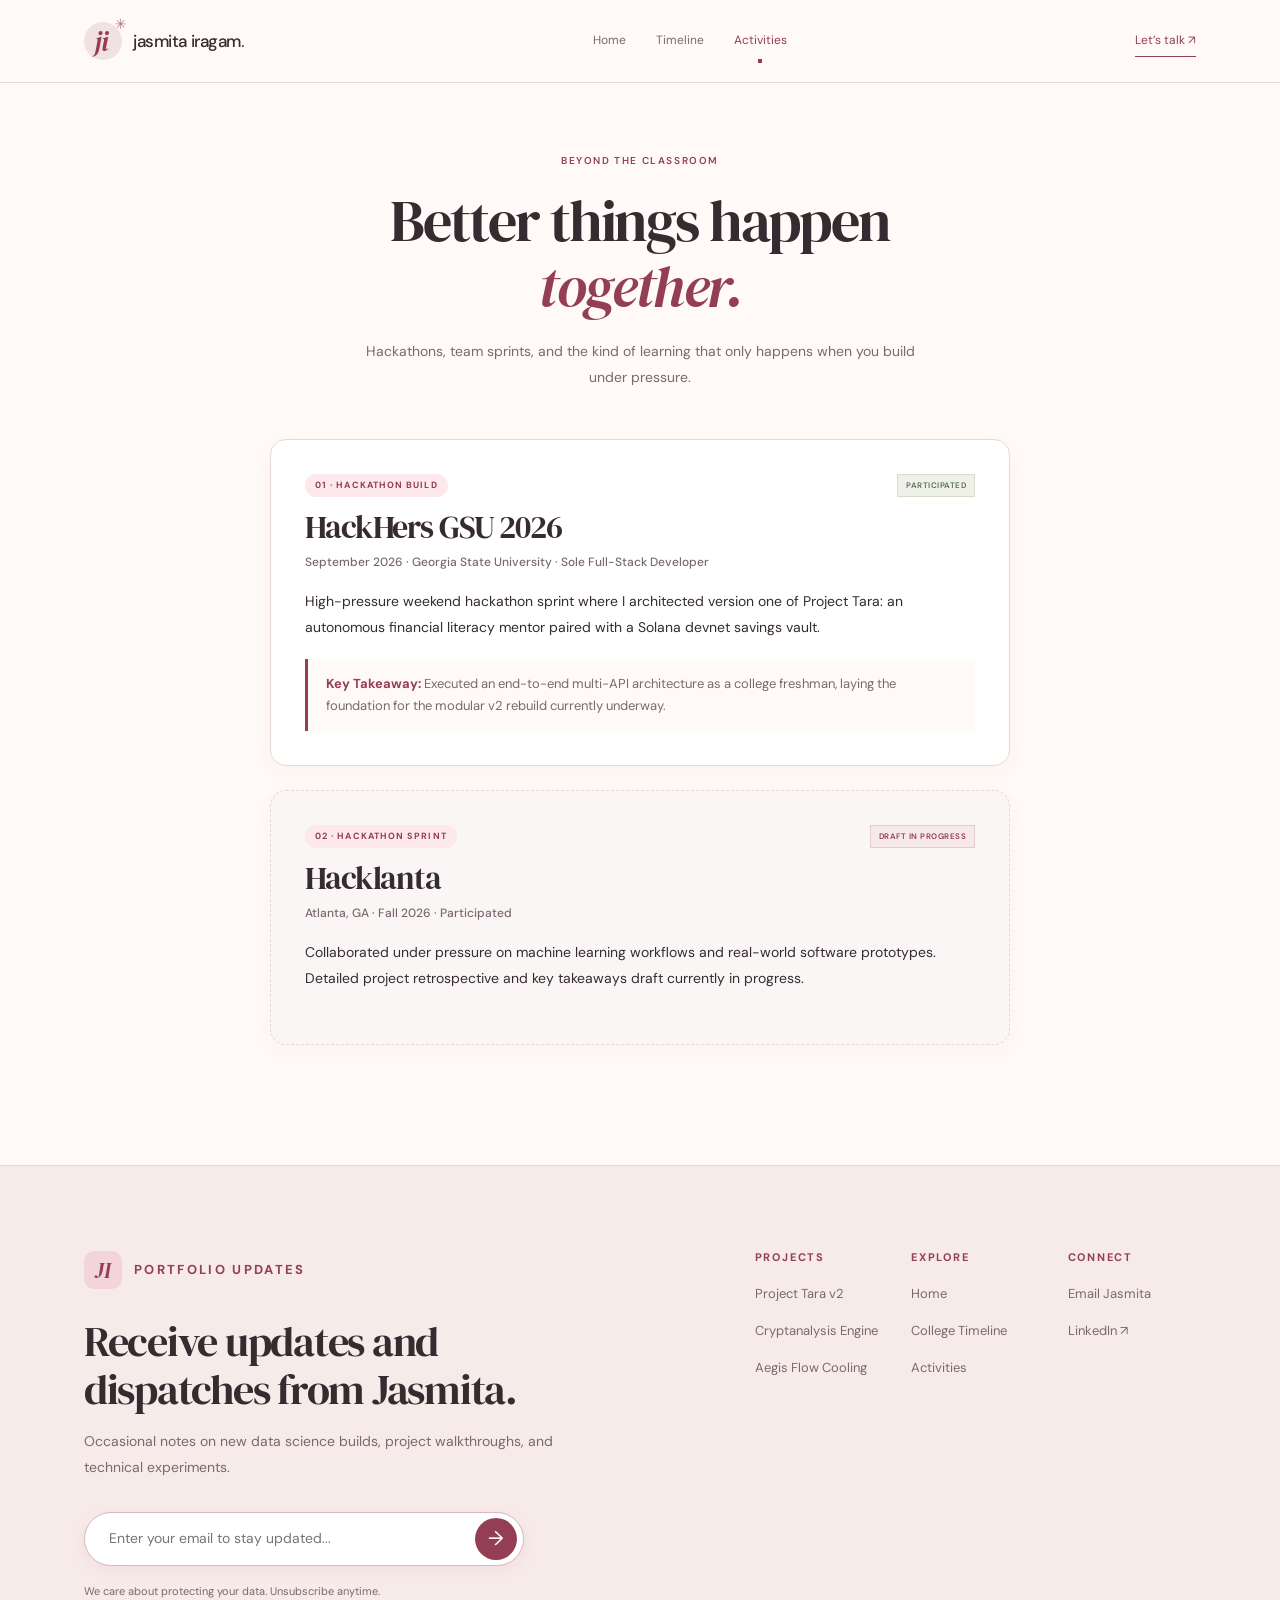
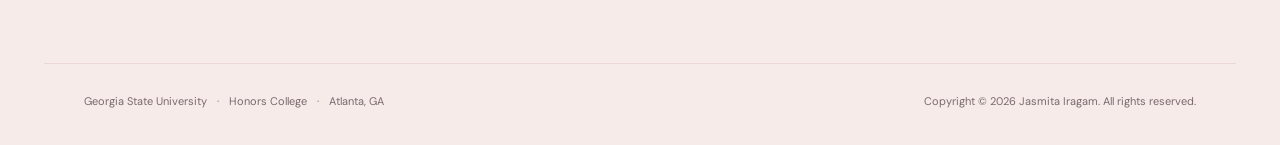
<file: tools.html>
<!DOCTYPE html>
<html lang="en">
<head>
  <meta charset="utf-8">
  <meta name="viewport" content="width=device-width, initial-scale=1">
  <title>Activities | Jasmita Iragam</title>
  <meta name="description" content="HackHers GSU, Project Tara v1, and Hacklanta participation. Jasmita Iragam’s experiences beyond the classroom.">
  <meta name="theme-color" content="#fff6f7">
  <link rel="icon" href="data:image/svg+xml,<svg xmlns='http://www.w3.org/2000/svg' viewBox='0 0 100 100'><rect width='100' height='100' rx='24' fill='%23fde8ec'/><text x='50' y='68' font-size='52' font-family='serif' font-weight='bold' text-anchor='middle' fill='%23b8435d'>JI</text></svg>">
  <link rel="preconnect" href="https://fonts.googleapis.com">
  <link rel="preconnect" href="https://fonts.gstatic.com" crossorigin>
  <link href="https://fonts.googleapis.com/css2?family=DM+Sans:wght@400;500;600;700&family=DM+Serif+Display:ital@0;1&display=swap" rel="stylesheet">
  <link rel="stylesheet" href="style.css?v=8">
  <script src="script.js?v=6" defer></script>
</head>
<body id="top">
  <a class="skip-link" href="#main">Skip to main content</a>
  <nav class="site-nav" aria-label="Main navigation">
    <div class="wrap nav-wrap">
      <a class="brand" href="index.html" aria-label="Jasmita Iragam home"><span class="brand-mark" aria-hidden="true">ji<span class="brand-star">✳</span></span><span>jasmita iragam<span class="brand-dot">.</span></span></a>
      <button class="nav-toggle" type="button" aria-expanded="false" aria-controls="nav-links" hidden>Menu ☰</button>
      <ul class="nav-links" id="nav-links">
        <li><a href="index.html">Home</a></li>
        <li><a href="portfolio.html">Timeline</a></li>
        <li><a href="tools.html" aria-current="page">Activities</a></li>
      </ul>
      <a class="nav-contact" href="mailto:jasmita.i1109@gmail.com" data-contact="connect">Let’s talk ↗</a>
    </div>
    <div class="progress" id="progress" aria-hidden="true"></div>
  </nav>

  <main id="main" tabindex="-1">
    <header class="page-head wrap">
      <span class="eyebrow">Beyond the classroom</span>
      <h1>Better things happen<br><em>together.</em></h1>
      <p>Hackathons, team sprints, and the kind of learning that only happens when you build under pressure.</p>
    </header>

    <section class="wrap activities-section" aria-label="Hackathons and community">
      <!-- 01: HackHers GSU -->
      <article class="activity-card-modern">
        <div class="activity-badge-row">
          <span class="badge-pill">01 · HACKATHON BUILD</span>
          <span class="status complete">Participated</span>
        </div>
        <h2>HackHers GSU 2026</h2>
        <p class="activity-meta"><time datetime="2026-09">September 2026</time> · Georgia State University · Sole Full-Stack Developer</p>
        <p class="activity-desc">
          High-pressure weekend hackathon sprint where I architected version one of Project Tara: an autonomous financial literacy mentor paired with a Solana devnet savings vault.
        </p>
        <div class="activity-milestone-box">
          <strong>Key Takeaway:</strong> Executed an end-to-end multi-API architecture as a college freshman, laying the foundation for the modular v2 rebuild currently underway.
        </div>
      </article>

      <!-- 02: Hacklanta (Participated / Draft in Progress) -->
      <article class="activity-card-modern upcoming-card">
        <div class="activity-badge-row">
          <span class="badge-pill">02 · HACKATHON SPRINT</span>
          <span class="status wip">Draft in progress</span>
        </div>
        <h2>Hacklanta</h2>
        <p class="activity-meta">Atlanta, GA · Fall 2026 · Participated</p>
        <p class="activity-desc">
          Collaborated under pressure on machine learning workflows and real-world software prototypes. Detailed project retrospective and key takeaways draft currently in progress.
        </p>
      </article>
    </section>
  </main>

  <!-- Cleaned Footer -->
  <footer class="tavy-footer">
    <div class="wrap tavy-grid">
      <div class="tavy-subscribe-col">
        <a class="tavy-brand" href="index.html">
          <span class="tavy-mark">JI</span>
          <span class="tavy-title">PORTFOLIO UPDATES</span>
        </a>
        <h2 class="tavy-heading">Receive updates and dispatches from Jasmita.</h2>
        <p class="tavy-sub">Occasional notes on new data science builds, project walkthroughs, and technical experiments.</p>
        <form class="tavy-form" action="mailto:jasmita.i1109@gmail.com" method="get">
          <input type="hidden" name="subject" value="Newsletter Subscription - Portfolio Updates">
          <div class="tavy-input-wrap">
            <input type="email" placeholder="Enter your email to stay updated..." required aria-label="Email address for updates">
            <button class="tavy-submit-btn" type="submit" aria-label="Subscribe to updates">
              <span aria-hidden="true">→</span>
            </button>
          </div>
        </form>
        <small class="tavy-disclaimer">We care about protecting your data. Unsubscribe anytime.</small>
      </div>

      <div class="tavy-nav-cols">
        <div class="tavy-col">
          <h3>PROJECTS</h3>
          <ul>
            <li><a href="index.html#projects">Project Tara v2</a></li>
            <li><a href="index.html#projects">Cryptanalysis Engine</a></li>
            <li><a href="index.html#projects">Aegis Flow Cooling</a></li>
          </ul>
        </div>
        <div class="tavy-col">
          <h3>EXPLORE</h3>
          <ul>
            <li><a href="index.html">Home</a></li>
            <li><a href="portfolio.html">College Timeline</a></li>
            <li><a href="tools.html">Activities</a></li>
          </ul>
        </div>
        <div class="tavy-col">
          <h3>CONNECT</h3>
          <ul>
            <li><a href="mailto:jasmita.i1109@gmail.com">Email Jasmita</a></li>
            <li><a href="https://www.linkedin.com/in/jasmita-i-4946a0419/" target="_blank" rel="noopener noreferrer">LinkedIn ↗</a></li>
          </ul>
        </div>
      </div>
    </div>

    <div class="wrap tavy-bottom-bar">
      <div class="tavy-legal-links">
        <span>Georgia State University</span>
        <span aria-hidden="true">·</span>
        <span>Honors College</span>
        <span aria-hidden="true">·</span>
        <span>Atlanta, GA</span>
      </div>
      <div class="tavy-copyright">Copyright © 2026 Jasmita Iragam. All rights reserved.</div>
    </div>
  </footer>
</body>
</html>
</file>
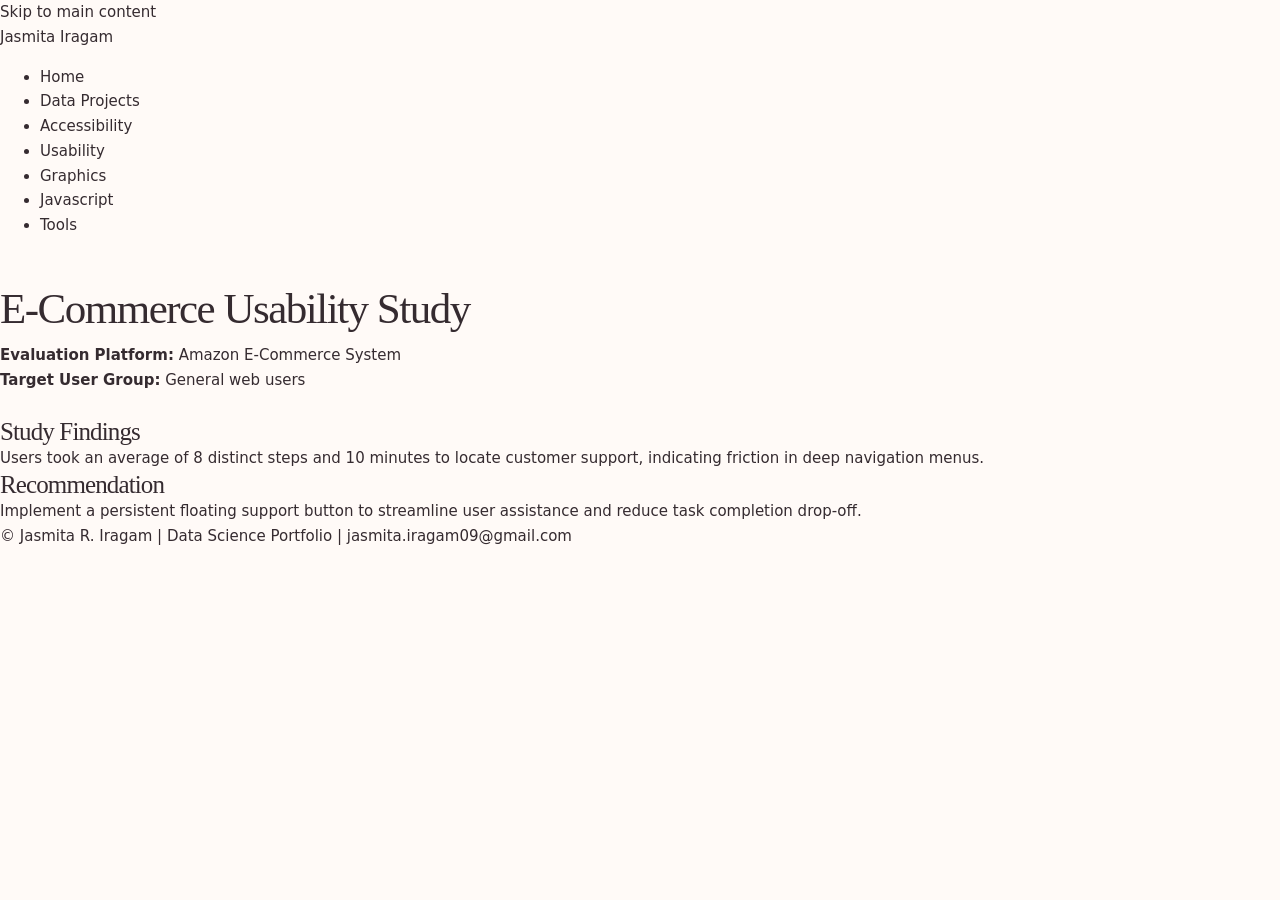
<file: usability.html>
<!DOCTYPE html>
<html lang="en">
<head>
  <meta charset="utf-8">
  <meta name="viewport" content="width=device-width, initial-scale=1">
  <title>Usability | Jasmita Iragam</title>
  <link rel="stylesheet" href="style.css">
  <script src="script.js" defer></script>
</head>
<body>

  <div id="skipnav">
    <a href="#main">Skip to main content</a>
  </div>

  <header class="site-header">
    <div class="container nav-wrapper">
      <a href="index.html" class="logo">Jasmita <span>Iragam</span></a>
      <nav>
        <ul>
          <li><a href="index.html">Home</a></li>
          <li><a href="portfolio.html">Data Projects</a></li>
          <li><a href="accessibility.html">Accessibility</a></li>
          <li><a href="usability.html" class="active">Usability</a></li>
          <li><a href="graphics.html">Graphics</a></li>
          <li><a href="javascript.html">Javascript</a></li>
          <li><a href="tools.html">Tools</a></li>
        </ul>
      </nav>
    </div>
  </header>

  <main id="main" class="container" style="padding-top: 2rem;">

    <section class="card">
      <h2>E-Commerce Usability Study</h2>
      <div style="margin-top: 10px;">
        <p><strong>Evaluation Platform:</strong> Amazon E-Commerce System</p>
        <p><strong>Target User Group:</strong> General web users</p>
        <br>
        <div class="grid-2">
          <div class="focus-card">
            <h3>Study Findings</h3>
            <p>Users took an average of 8 distinct steps and 10 minutes to locate customer support, indicating friction in deep navigation menus.</p>
          </div>
          <div class="focus-card">
            <h3>Recommendation</h3>
            <p>Implement a persistent floating support button to streamline user assistance and reduce task completion drop-off.</p>
          </div>
        </div>
      </div>
    </section>

  </main>

  <footer>
    <div class="container">
      <p>&copy; Jasmita R. Iragam | Data Science Portfolio | <a href="mailto:jasmita.iragam09@gmail.com">jasmita.iragam09@gmail.com</a></p>
    </div>
  </footer>

</body>
</html>
</file>
<file: style.css>
:root {
  --paper: #fffaf7;
  --ink: #352b30;
  --muted: #79696e;
  --cherry: #943e54;
  --dark-cherry: #763045;
  --line: #e6d9d5;
  --rose-100: #fde8ec;
  --rose-200: #f8cfd8;
  --rose-400: #e87a90;
  --serif: "DM Serif Display", Georgia, serif;
  --sans: "DM Sans", system-ui, sans-serif;
}
* { box-sizing: border-box; }
[hidden] { display: none !important; }
html { scroll-behavior: smooth; scroll-padding-top: 100px; }
body { margin: 0; background: var(--paper); color: var(--ink); font: 15px/1.65 var(--sans); -webkit-font-smoothing: antialiased; }
body.modal-open { overflow: hidden; }
h1, h2, h3, p, figure { margin: 0; }
h1, h2, h3 { font-family: var(--serif); font-weight: 400; line-height: 1.13; letter-spacing: -.035em; }
h2 { font-size: 43px; }
h3 { font-size: 25px; }
em { color: var(--cherry); }
a { color: inherit; text-decoration: none; }
a:hover { color: var(--cherry); }
button, input, textarea { font: inherit; }
button, summary { cursor: pointer; }
img { display: block; max-width: 100%; height: auto; }
button, a { -webkit-tap-highlight-color: transparent; }
:focus-visible { outline: 2px solid var(--cherry); outline-offset: 5px; }
::selection { background: #eed0d8; color: #4c2731; }
.wrap { width: min(1192px, 100%); margin-inline: auto; padding-inline: 40px; }
.section { padding-block: 84px 86px; }
.chapter-band { width: 100%; border-block: 1px solid var(--line); }
.chapter-muted { background: #f5ece7; }
.eyebrow, .sec-num { display: block; color: var(--cherry); font-size: 10px; font-weight: 600; line-height: 1.5; letter-spacing: .16em; text-transform: uppercase; }
.sec-num { margin-bottom: 16px; }
.btn { display: inline-flex; align-items: center; justify-content: center; gap: 14px; border: 1px solid var(--cherry); border-radius: 0; padding: 13px 21px; min-height: 46px; background: transparent; color: var(--cherry); font-size: 12px; font-weight: 500; transition: background .2s, transform .2s; }
.btn.fill { background: var(--cherry); color: white; }
.btn.fill:hover { background: var(--dark-cherry); color: white; }
.btn.line:hover { background: #f2dee0; }
.btn:hover { transform: translateY(-2px); }
.text-link { display: inline-flex; align-items: center; gap: 14px; padding-block: 9px; color: var(--cherry); font-size: 12px; font-weight: 500; }
.cta { display: flex; align-items: center; flex-wrap: wrap; gap: 26px; }
.sr-only { position: absolute; width: 1px; height: 1px; padding: 0; margin: -1px; overflow: hidden; clip-path: inset(50%); white-space: nowrap; border: 0; }
.skip-link { position: fixed; top: -80px; left: 16px; z-index: 100; padding: 12px 18px; background: var(--ink); color: white; }
.skip-link:focus { top: 12px; color: white; }

/* Navigation */
.site-nav { position: sticky; top: 0; z-index: 40; background: var(--paper); border-bottom: 1px solid var(--line); }
.nav-wrap { display: flex; align-items: center; justify-content: space-between; min-height: 82px; gap: 20px; }
.brand { display: inline-flex; align-items: center; gap: 11px; font-size: 17px; font-weight: 500; letter-spacing: -.025em; white-space: nowrap; }
.brand-mark { position: relative; display: grid; place-items: center; flex: 0 0 38px; width: 38px; height: 38px; padding-right: 3px; border-radius: 50%; background: #f2e1e1; color: var(--cherry); font: italic 27px/1 var(--serif); }
.brand-star { position: absolute; right: -4px; top: -5px; font: normal 14px/1 var(--sans); color: #ae7789; }
.brand-dot { color: var(--cherry); }
.nav-links { display: flex; align-items: center; gap: 30px; margin: 0; padding: 0; list-style: none; }
.nav-links a { display: block; position: relative; padding: 29px 0; font-size: 12px; color: var(--muted); }
.nav-links a[aria-current="page"] { color: var(--cherry); }
.nav-links a[aria-current="page"]::after { content: ""; position: absolute; width: 4px; height: 4px; background: var(--cherry); bottom: 17px; left: calc(50% - 2px); }
.nav-contact { color: var(--cherry); border-bottom: 1px solid var(--cherry); padding: 6px 0; white-space: nowrap; font-size: 12px; }
.nav-toggle { display: none; padding: 8px 10px; border: 1px solid var(--line); background: transparent; color: var(--cherry); font-size: 12px; }
.progress { position: absolute; left: 0; bottom: -1px; width: 0; height: 2px; background: var(--cherry); }

/* Hero */
.hero { display: grid; grid-template-columns: 1.18fr .82fr; align-items: center; gap: 84px; padding-block: 78px 70px; }
.hero h1 { font-size: clamp(62px, 6.4vw, 83px); line-height: 1.035; letter-spacing: -.052em; margin-block: 25px; }
.noise-word { position: relative; }
.noise-word::after { content: ""; position: absolute; height: 2px; background: #c4a8ad; left: 2px; right: -6px; bottom: 10px; transform: rotate(-5deg); }
.hero-star { display: inline-block; vertical-align: middle; font-size: 49px; color: #b56973; margin-left: 27px; transform: rotate(10deg); }
.lead { max-width: 365px; font-size: 16px; line-height: 1.85; color: var(--muted); margin-bottom: 29px; }
.location { display: flex; align-items: center; gap: 9px; margin-top: 35px; font-size: 10px; color: var(--muted); }
.location span { color: #b6a5aa; }
.check-card { padding: 27px; background: #fffdfb; border: 1px solid var(--line); }
.card-heading { display: flex; align-items: center; justify-content: space-between; gap: 10px; }
.card-heading h2 { font: 600 10px var(--sans); color: var(--cherry); text-transform: uppercase; letter-spacing: .12em; }
.counter { font-size: 10px; color: var(--muted); white-space: nowrap; }
.meter { height: 4px; margin-block: 20px 15px; background: #ecdfdf; }
.meter span { display: block; width: 60%; height: 100%; background: #82917c; }
.checklist { margin: 0; padding: 0; list-style: none; }
.checklist li { display: flex; align-items: center; gap: 12px; padding: 13px 0; color: #65535b; font-size: 12px; }
.checklist li + li { border-top: 1px solid var(--line); }
.box { display: grid; place-items: center; flex: 0 0 19px; width: 19px; height: 19px; border: 1px solid #bea0aa; font-size: 12px; }
.done .box { color: #60745d; border-color: #82917c; }
.checklist small { display: block; font-size: 10px; color: var(--muted); }

/* Projects & Filters */
.section-heading { display: flex; align-items: flex-end; justify-content: space-between; gap: 30px; margin-bottom: 31px; }
.section-heading > p { margin-bottom: 4px; color: var(--muted); font-size: 12px; }
.project-toolbar { margin-bottom: 25px; }
.filters { display: flex; flex-wrap: wrap; gap: 5px; }
.filters button { min-height: 38px; padding: 8px 16px; border: 1px solid transparent; border-radius: 999px; background: transparent; color: var(--muted); font-size: 11px; cursor: pointer; transition: 0.2s; }
.filters button.on { background: #eee0de; color: var(--cherry); border-color: #e9d6d3; font-weight: 600; }
.filters button:hover { color: var(--cherry); background: #f8ecec; }
.proj-grid { display: grid; grid-template-columns: repeat(3, minmax(0, 1fr)); gap: 22px; align-items: stretch; }
.proj { display: flex; flex-direction: column; min-width: 0; border: 1px solid var(--line); background: #fffdfb; transition: transform .25s ease, box-shadow .25s ease; }
.proj:hover, .proj:focus-within { transform: translateY(-6px); box-shadow: 0 16px 32px -12px rgb(102 64 71 / 23%); }
.proj.hide { display: none !important; }

.project-art { padding: 16px 17px 13px; border-bottom: 1px solid var(--line); }
.art-tara { background: #efe0de; color: #aa697b; }
.art-crypto { background: #e9ebe1; color: #7b8c73; }
.art-aegis { background: #e4e8ec; color: #748c9e; }
.art-top { display: flex; align-items: center; justify-content: space-between; font-size: 8px; text-transform: uppercase; letter-spacing: .12em; }
.art-top > span:last-child { font-size: 16px; }
.project-art svg { display: block; width: 100%; height: auto; }
.art-caption { display: block; text-align: right; font-size: 7px; text-transform: uppercase; letter-spacing: .13em; }
.chart-grid { fill: none; stroke: currentColor; stroke-width: 1; opacity: .13; }
.chart-line { fill: none; stroke: currentColor; stroke-width: 2.5; stroke-linecap: round; stroke-linejoin: round; }
.chart-line.dashed { stroke-dasharray: 5 6; stroke-width: 1.4; opacity: .65; }
.chart-line.faint { opacity: .35; stroke-width: 1.5; }
.chart-dots, .chart-bars { fill: currentColor; opacity: .4; }
.project-body { display: flex; flex-direction: column; flex: 1; padding: 24px; }
.status { display: inline-flex; align-self: flex-start; width: fit-content; padding: 4px 8px; border: 1px solid #e5ccd1; background: #f7e9eb; color: var(--cherry); font-size: 8px; font-weight: 600; letter-spacing: .06em; text-transform: uppercase; }
.status.complete { color: #5a7059; background: #eff1e8; border-color: #d6ddcc; }
.project-body h3 { font-size: 25px; margin-top: 15px; }
.project-body > p { font-size: 12px; color: var(--muted); line-height: 1.85; }
.project-body .project-subtitle { font-size: 11px; margin: 5px 0 13px; color: #79676e; }
.tags { display: flex; flex-wrap: wrap; gap: 6px; margin: 19px 0 22px; padding: 0; list-style: none; }
.tags li { padding: 4px 8px; font-size: 9px; border: 1px solid var(--line); color: #837078; }
.project-details { margin-top: auto; border-top: 1px solid var(--line); }
.project-details summary { display: flex; justify-content: space-between; align-items: center; gap: 12px; padding-top: 15px; color: var(--cherry); font-size: 11px; list-style: none; }
.project-details summary::-webkit-details-marker { display: none; }
.project-details summary > span { font-size: 18px; }
.project-details > div { padding-top: 16px; font-size: 12px; line-height: 1.85; color: var(--muted); }
.project-details .text-link { margin-top: 12px; font-size: 11px; }

/* About Section */
.about { display: grid; grid-template-columns: 1.65fr 1fr; align-items: stretch; gap: 94px; }
.about h2 { font-size: 41px; margin: 20px 0 28px; }
.about-copy > p { color: var(--muted); font-size: 13px; line-height: 1.95; margin-bottom: 19px; }
.about-copy > .text-link { margin-top: 8px; }
.about-aside { padding: 17px 0 24px 32px; border-left: 1px solid #dcccc5; }
.about-aside blockquote { font: 28px/1.4 var(--serif); letter-spacing: -.02em; margin: 0 0 14px; }
.about-aside > .eyebrow { font-size: 8px; letter-spacing: .12em; margin-bottom: 29px; }
.credential { display: flex; align-items: flex-start; gap: 16px; margin-top: 27px; }
.credential svg { flex: 0 0 22px; width: 22px; height: 22px; margin-top: 3px; color: #a1747a; }
.credential h3 { font: 500 13px/1.5 var(--sans); letter-spacing: 0; margin-bottom: 5px; }
.credential p { font-size: 11px; line-height: 1.9; color: var(--muted); }

/* Toolkit Section */
.toolkit-grid { display: grid; grid-template-columns: repeat(3, 1fr); gap: 35px; margin-top: 40px; }
.toolkit-grid article { border-left: 1px solid var(--line); padding-left: 22px; }
.tool-number { font: italic 19px var(--serif); color: #ae8590; }
.toolkit-grid h3 { font-size: 22px; margin: 12px 0; }
.toolkit-grid p { font-size: 12px; line-height: 1.95; color: var(--muted); }

/* Activities Section (tools.html) */
.activities-section {
  display: flex;
  flex-direction: column;
  gap: 24px;
  max-width: 820px;
  margin-inline: auto;
  padding-bottom: 80px;
}
.activity-card-modern {
  background: #ffffff;
  border: 1px solid var(--line);
  padding: 34px;
  border-radius: 16px;
  box-shadow: 0 6px 20px rgba(148, 62, 84, 0.04);
}
.activity-badge-row {
  display: flex;
  justify-content: space-between;
  align-items: center;
  margin-bottom: 12px;
}
.badge-pill {
  font-size: 9px;
  font-weight: 700;
  letter-spacing: .12em;
  text-transform: uppercase;
  color: var(--cherry);
  background: #fde8ec;
  padding: 4px 10px;
  border-radius: 999px;
}
.activity-card-modern h2 {
  font-size: 32px;
  margin-bottom: 8px;
}
.activity-meta {
  font-size: 12px;
  color: var(--muted);
  font-weight: 500;
  margin-bottom: 16px;
}
.activity-desc {
  font-size: 14px;
  line-height: 1.85;
  color: var(--ink);
  margin-bottom: 18px;
}
.activity-milestone-box {
  background: var(--paper);
  border-left: 3px solid var(--cherry);
  padding: 14px 18px;
  font-size: 13px;
  line-height: 1.7;
  color: var(--muted);
}
.activity-milestone-box strong { color: var(--cherry); }
.upcoming-card {
  background: #faf6f5;
  border-style: dashed;
}

/* Footer */
.tavy-footer {
  background: #f7ebe9;
  border-top: 1px solid #ebd7d3;
  color: var(--ink);
  padding: 85px 0 35px;
  margin-top: 40px;
}
.tavy-grid {
  display: grid;
  grid-template-columns: 1.35fr 1fr;
  gap: 75px;
  align-items: start;
}
.tavy-brand {
  display: inline-flex;
  align-items: center;
  gap: 12px;
  margin-bottom: 28px;
  text-decoration: none;
}
.tavy-mark {
  display: grid;
  place-items: center;
  width: 38px;
  height: 38px;
  border-radius: 10px;
  background: #f2d4da;
  color: var(--cherry);
  font: italic 22px/1 var(--serif);
}
.tavy-title {
  font-size: 13px;
  font-weight: 700;
  letter-spacing: .18em;
  color: var(--cherry);
}
.tavy-heading {
  font-size: clamp(28px, 3.4vw, 42px);
  line-height: 1.15;
  letter-spacing: -.03em;
  margin-bottom: 16px;
  max-width: 540px;
}
.tavy-sub {
  font-size: 14px;
  line-height: 1.8;
  color: var(--muted);
  max-width: 480px;
  margin-bottom: 32px;
}
.tavy-form { max-width: 440px; margin-bottom: 12px; }
.tavy-input-wrap {
  display: flex;
  align-items: center;
  background: #ffffff;
  border: 1.5px solid #dcb5bf;
  border-radius: 999px;
  padding: 5px 6px 5px 22px;
  box-shadow: 0 4px 18px rgba(148, 62, 84, 0.08);
  transition: border-color .2s;
}
.tavy-input-wrap:focus-within { border-color: var(--cherry); }
.tavy-input-wrap input { flex: 1; border: none; background: transparent; outline: none; font-size: 14px; color: var(--ink); }
.tavy-submit-btn {
  width: 42px;
  height: 42px;
  border-radius: 50%;
  border: none;
  background: var(--cherry);
  color: #ffffff;
  font-size: 20px;
  display: grid;
  place-items: center;
  cursor: pointer;
  transition: background .2s, transform .2s;
}
.tavy-submit-btn:hover { background: var(--dark-cherry); transform: translateX(2px); }
.tavy-disclaimer { font-size: 11px; color: var(--muted); }
.tavy-nav-cols { display: grid; grid-template-columns: repeat(3, 1fr); gap: 36px 28px; }
.tavy-col h3 {
  font-family: var(--sans);
  font-size: 11px;
  font-weight: 700;
  letter-spacing: .16em;
  color: var(--cherry);
  margin-bottom: 18px;
}
.tavy-col ul { list-style: none; margin: 0; padding: 0; display: flex; flex-direction: column; gap: 12px; }
.tavy-col a, .tavy-link-btn {
  font-size: 13px;
  color: var(--muted);
  background: none;
  border: none;
  padding: 0;
  font-family: inherit;
  text-align: left;
  cursor: pointer;
  transition: color .2s;
}
.tavy-col a:hover, .tavy-link-btn:hover { color: var(--cherry); }
.tavy-bottom-bar {
  display: flex;
  justify-content: space-between;
  align-items: center;
  flex-wrap: wrap;
  gap: 16px;
  margin-top: 60px;
  padding-top: 28px;
  border-top: 1px solid #ebd7d3;
  font-size: 11px;
  color: var(--muted);
}
.tavy-legal-links { display: flex; gap: 10px; }

/* Modal */
.modal-overlay {
  position: fixed; inset: 0; background: rgba(53, 43, 48, 0.48);
  backdrop-filter: blur(8px); display: none; place-items: center;
  z-index: 1000; padding: 20px;
}
.modal-overlay.open { display: grid; }
.modal-box {
  background: var(--paper); border: 1px solid var(--line);
  box-shadow: 0 24px 90px rgba(53, 43, 48, 0.2); border-radius: 20px;
  max-width: 540px; width: 100%; padding: 36px; position: relative;
  animation: modalIn 0.25s cubic-bezier(0.16, 1, 0.3, 1);
}
@keyframes modalIn {
  from { opacity: 0; transform: scale(0.96) translateY(6px); }
  to { opacity: 1; transform: scale(1) translateY(0); }
}
.modal-close {
  position: absolute; top: 18px; right: 22px; background: none;
  border: none; font-size: 2rem; color: var(--muted); cursor: pointer;
  line-height: 1;
}
.modal-close:hover { color: var(--cherry); }
.modal-kicker {
  font-size: 10px; font-weight: 700; letter-spacing: .12em;
  text-transform: uppercase; color: var(--cherry); display: block; margin-bottom: 8px;
}
.modal-box h3 { font-size: 28px; margin-bottom: 14px; color: var(--ink); }
.modal-desc { font-size: 14px; color: var(--muted); line-height: 1.7; margin-bottom: 26px; }
.modal-actions { display: flex; gap: 12px; flex-wrap: wrap; }

/* Timeline Page Specifics */
.page-head { text-align: center; padding-block: 70px 48px; }
.page-head h1 { font-size: clamp(40px, 5.4vw, 58px); margin-block: 20px; }
.page-head > p { max-width: 550px; margin-inline: auto; font-size: 14px; line-height: 1.85; color: var(--muted); }
.year-heading { display: flex; align-items: center; gap: 18px; border-block: 1px solid var(--line); padding-block: 22px; }
.year-heading strong { font: 34px var(--serif); color: var(--cherry); }
.year-heading span { font-size: 12px; color: var(--muted); }
.timeline { position: relative; list-style: none; padding: 45px 0 0; margin: 0; }
.timeline::before { content: ""; position: absolute; top: 60px; bottom: 0; left: 50%; width: 1px; background: #d5b7bf; }
.timeline-event { position: relative; display: grid; grid-template-columns: minmax(0, 1fr) 100px minmax(0, 1fr); align-items: start; margin-bottom: 35px; }
.month-marker { grid-column: 2; grid-row: 1; display: flex; flex-direction: column; align-items: center; justify-content: center; width: 62px; height: 62px; margin: 18px auto; background: var(--paper); border: 1px solid #bc8d9d; outline: 7px solid var(--paper); color: var(--cherry); }
.month-marker span { font-size: 9px; letter-spacing: .1em; }
.month-marker strong { font: 25px var(--serif); }
.timeline-card { grid-column: 1; grid-row: 1; border: 1px solid var(--line); background: #fffdfb; padding: 28px; min-width: 0; }
.timeline-event:nth-child(even) .timeline-card { grid-column: 3; }
.timeline-card h2 { font-size: 28px; margin-block: 15px; }
.timeline-card p { font-size: 12px; line-height: 1.85; color: var(--muted); }
.timeline-card .eyebrow { font-size: 8px; letter-spacing: .1em; }
.course-details { margin-top: 20px; border-top: 1px solid var(--line); }
.course-details summary { padding: 13px 0; color: var(--cherry); font-size: 11px; }
.courses { margin: 0; padding-left: 20px; }
.courses li { border-top: 1px solid var(--line); padding: 8px 0 8px 3px; font-size: 11px; color: var(--muted); }
.courses li::marker { color: #ad8a95; font-size: 9px; }
.mini-metrics { display: grid; grid-template-columns: repeat(3, 1fr); gap: 10px; padding-block: 20px; }
.mini-metrics strong { display: block; font: 27px var(--serif); color: var(--cherry); }
.mini-metrics span { font-size: 9px; color: var(--muted); }
.next-note { margin-block: 23px 12px; padding-left: 16px; border-left: 2px solid #d7b1be; }
.next-note > span { display: block; font-size: 8px; color: var(--cherry); text-transform: uppercase; letter-spacing: .1em; margin-bottom: 7px; }
.timeline-ending { padding: 20px 0 65px; text-align: center; }
.timeline-ending > span { font-size: 25px; color: var(--cherry); }
.timeline-ending h2 { font-size: 30px; margin: 16px 0; }
.timeline-ending p { color: var(--muted); font-size: 12px; }

/* Responsive Media Queries */
@media (max-width: 1000px) {
  .wrap { padding-inline: 30px; }
  .hero { gap: 48px; }
  .hero h1 { font-size: 68px; }
  .nav-links { gap: 19px; }
  .nav-links a { font-size: 11px; }
  .brand { font-size: 15px; }
  .about { gap: 55px; grid-template-columns: 1.45fr 1fr; }
  .project-body { padding: 20px; }
  .project-body h3 { font-size: 22px; }
}

@media (max-width: 900px) {
  .tavy-grid { grid-template-columns: 1fr; gap: 48px; }
  .tavy-nav-cols { grid-template-columns: repeat(2, 1fr); }
}

@media (max-width: 760px) {
  .wrap { padding-inline: 23px; }
  .nav-wrap { flex-wrap: wrap; min-height: 72px; padding-block: 14px; gap: 14px; }
  .nav-links { order: 4; width: 100%; justify-content: space-between; gap: 10px; }
  .nav-links a { padding: 12px 0; }
  .nav-links a[aria-current="page"]::after { bottom: 4px; }
  .nav-contact { margin-left: auto; }
  .hero { grid-template-columns: 1fr; gap: 36px; padding-block: 52px 55px; }
  .hero h1 { font-size: 68px; }
  .check-card { width: 100%; max-width: 550px; }
  .section { padding-block: 60px; }
  h2 { font-size: 36px; }
  .section-heading { flex-direction: column; align-items: flex-start; gap: 13px; }
  .section-heading > p br { display: none; }
  .proj-grid { grid-template-columns: repeat(2, minmax(0, 1fr)); gap: 17px; }
  .about { grid-template-columns: 1fr; gap: 34px; }
  .about-aside { border-left: 0; border-top: 1px solid var(--line); padding: 30px 0 0; }
  .toolkit-grid { gap: 22px; }
  .toolkit-grid article { padding-left: 15px; }
  .toolkit-grid h3 { font-size: 20px; }
  .toolkit-grid p { font-size: 11px; }
  .timeline::before { left: 29px; }
  .timeline-event { grid-template-columns: 58px minmax(0, 1fr); gap: 17px; }
  .month-marker { grid-column: 1; width: 54px; height: 54px; }
  .timeline-card, .timeline-event:nth-child(even) .timeline-card { grid-column: 2; padding: 24px; }
}

@media (max-width: 560px) {
  .tavy-nav-cols { grid-template-columns: 1fr; gap: 28px; }
  .tavy-bottom-bar { flex-direction: column; align-items: flex-start; }
}

@media (max-width: 520px) {
  .hero { padding-block: 43px 48px; }
  .hero h1 { font-size: clamp(52px, 15vw, 68px); }
  .hero-star { font-size: 36px; margin-left: 18px; }
  .lead { font-size: 14px; max-width: 310px; }
  .cta { gap: 17px; }
  .cta .btn, .cta .text-link { font-size: 11px; }
  .cta .btn { padding-inline: 15px; }
  .brand { font-size: 13px; gap: 8px; }
  .brand-mark { flex-basis: 32px; width: 32px; height: 32px; font-size: 23px; }
  .brand-star { right: -4px; top: -5px; font-size: 12px; }
  .nav-wrap { gap: 10px; }
  .nav-contact, .nav-toggle { font-size: 10px; }
  .nav-links { display: grid; grid-template-columns: 1fr 1fr; }
  .nav-links a { font-size: 12px; }
  .nav-links a[aria-current="page"]::after { left: 0; }
  .card-heading h2 { font-size: 9px; }
  .check-card { padding: 23px; }
  .checklist li { font-size: 11px; }
  .filters button { padding-inline: 10px; font-size: 10px; }
  .proj-grid { grid-template-columns: 1fr; gap: 24px; }
  .project-art svg { max-height: 175px; }
  .project-body { padding: 24px; }
  .project-body h3 { font-size: 27px; }
  .project-body > p { font-size: 13px; }
  .project-body .project-subtitle { font-size: 12px; }
  .project-details summary { font-size: 12px; }
  .about h2 { font-size: 35px; }
  .about-aside blockquote { font-size: 29px; }
  .credential h3 { font-size: 12px; }
  .toolkit-grid { grid-template-columns: 1fr; gap: 30px; }
  .toolkit-grid h3 { font-size: 25px; }
  .toolkit-grid p { font-size: 12px; }
  .page-head { padding-block: 45px 35px; }
  .page-head > p { font-size: 13px; }
  .timeline::before { left: 21px; }
  .timeline-event { grid-template-columns: 42px minmax(0, 1fr); gap: 13px; }
  .month-marker { width: 40px; height: 48px; outline-width: 4px; }
  .month-marker span { font-size: 7px; }
  .month-marker strong { font-size: 21px; }
  .timeline-card, .timeline-event:nth-child(even) .timeline-card { padding: 18px; }
  .timeline-card h2 { font-size: 25px; }
  .courses li { font-size: 10px; }
  .mini-metrics { gap: 6px; }
  .mini-metrics strong { font-size: 23px; }
  .mini-metrics span { font-size: 8px; }
}

@media (prefers-reduced-motion: reduce) {
  html { scroll-behavior: auto; }
  *, *::before, *::after { animation: none !important; transition: none !important; scroll-behavior: auto !important; }
  .proj:hover, .proj:focus-within, .btn:hover { transform: none; }
}
</file>
